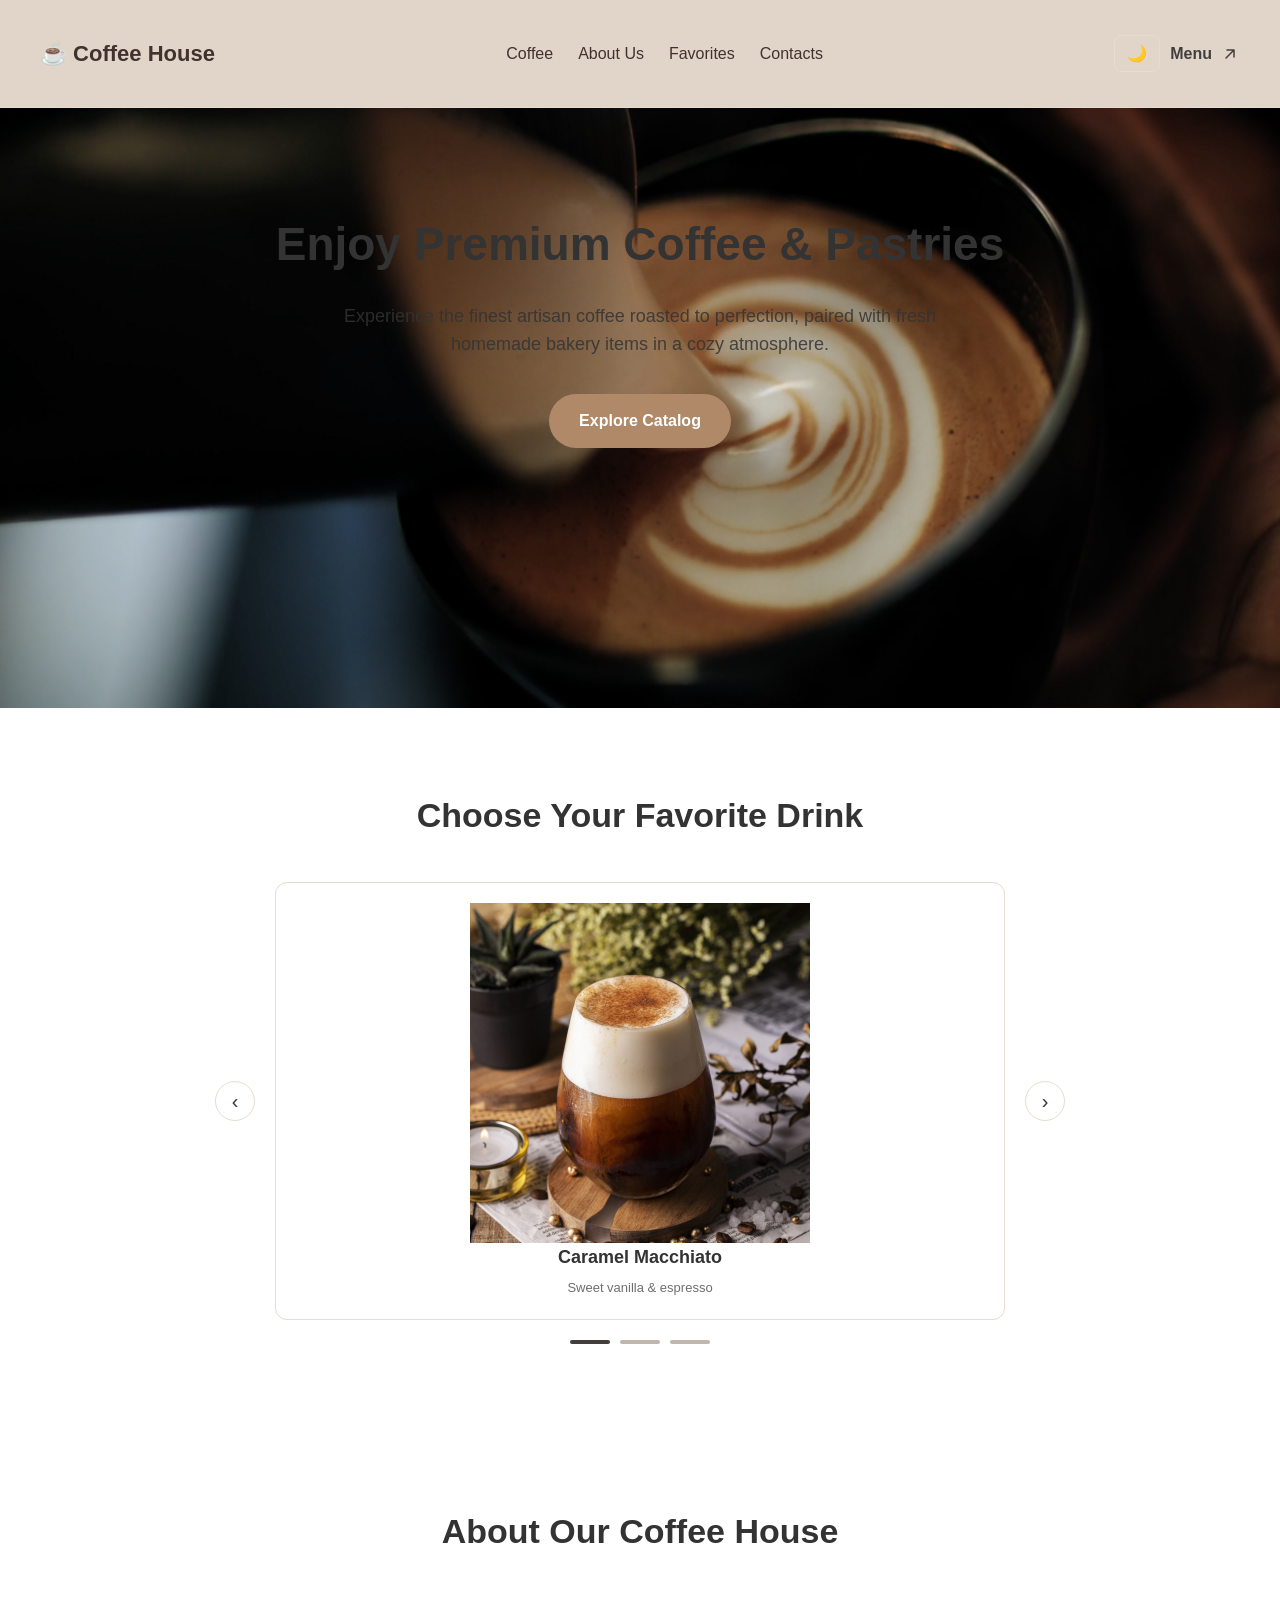
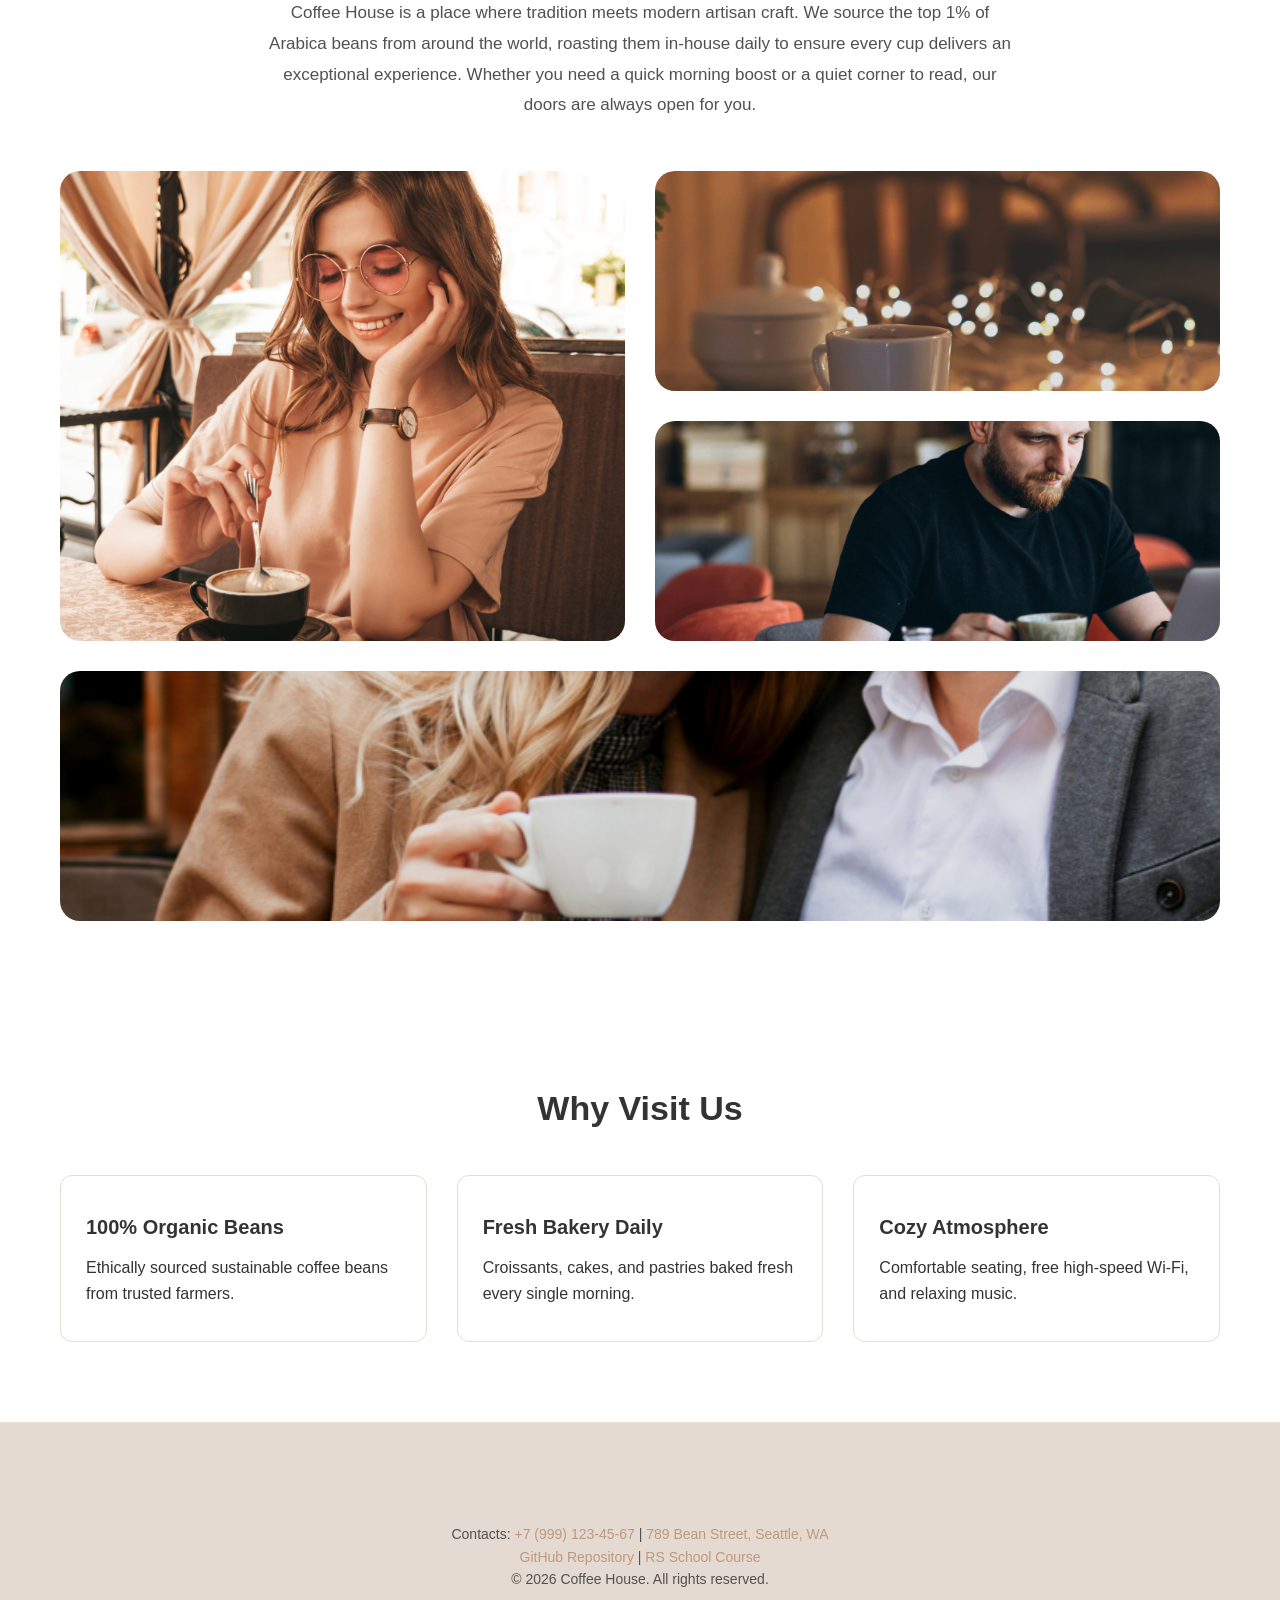
<file: index.html>
<!DOCTYPE html>
<html lang="en">
<head>
    <meta charset="UTF-8">
    <meta name="viewport" content="width=device-width, initial-scale=1.0">
    <link href="./img/icons/hot-coffee-icons.png" rel="icon" type="image/svg">
    <title>Coffee House — Artisan Coffee & Cozy Atmosphere</title>
    <link rel="icon" href="favicon.ico">
    <link rel="stylesheet" href="./css/style.css">
</head>
<body>
<!-- Header -->
  <header class="header">
    <div class="container header__container">
        <a href="index.html" class="logo">☕ Coffee House</a>

        <!-- Navigation -->
        <nav class="nav" id="navMenu">
            <ul class="nav-list">
                <li class="nav-item"><a href="index.html#favorites" class="nav-link">Coffee</a></li>
                <li class="nav-item"><a href="index.html#about" class="nav-link active">About Us</a></li>
                <li class="nav-item"><a href="index.html#visitus" class="nav-link">Favorites</a></li>
                <li class="nav-item"><a href="#contacts" class="nav-link">Contacts</a></li>
            </ul>
        </nav>   

        <!-- Right Controls -->
        <div class="header-controls">
            <!-- Theme Button -->
            <button id="theme-btn" class="theme-btn" aria-label="Toggle theme">🌙</button>

            <!-- Burger Button -->
            <button id="burger-btn" class="burger-btn" aria-label="Open menu">
                <span class="burger-btn__line"></span>
                <span class="burger-btn__line"></span>
            </button>
             <!-- Ссылка Menu -->
            <a href="catalog.html" class="nav-menu-link desktop-only-link">
                <span>Menu</span>
                <svg width="20" height="20" viewBox="0 0 20 20" fill="none" xmlns="http://www.w3.org/2000/svg">
                    <path d="M6 14L14 6M14 6H7M14 6V13" stroke="currentColor" stroke-width="1.5" stroke-linecap="round" stroke-linejoin="round"/>
                </svg>
            </a>
        </div>
    </div>
</header>

    <!-- Main Content -->
    <main>
        <!-- 1. Hero Section -->
        <section class="hero">
            <div class="container">
                <h1>Enjoy Premium Coffee & Pastries</h1>
                <p>Experience the finest artisan coffee roasted to perfection, paired with fresh homemade bakery items in a cozy atmosphere.</p>
                <a href="catalog.html" class="btn">Explore Catalog</a>
            </div>
        </section>

        <!-- 2. Slider Section -->
    
      <section id="favorites" class="slider-section">
        <div class="container">
            <h2>Choose Your Favorite Drink</h2>
        
            <div class="slider-container">
                <button id="prev-btn" class="slider-btn" aria-label="Previous slide">‹</button>
            
                <div class="slider-wrapper">
                <div class="slide active">
                    <img src="./img/coffee-1.jpg" alt="Caramel Macchiato">
                    <h3>Caramel Macchiato</h3>
                    <p>Sweet vanilla & espresso</p>
                </div>
                <div class="slide">
                    <img src="./img/coffee-2.jpg" alt="Classic Cappuccino">
                    <h3>Classic Cappuccino</h3>
                    <p>Rich foam & bold flavor</p>
                </div>
                <div class="slide">
                    <img src="./img/coffee-3.jpg" alt="Iced Cold Brew">
                    <h3>Iced Cold Brew</h3>
                    <p>Refreshing smooth coffee</p>
                </div>
            </div>
                <button id="next-btn" class="slider-btn" aria-label="Previous slide">›</button> 
            </div>
            <div class="slider-controls">
                <div id="slider-pagination" class="slider-pagination">
                    <span class="dot active"></span>
                    <span class="dot"></span>
                    <span class="dot"></span>
                </div>
            </div>
            </div>
        </div>
    </section>

       <!-- 3. About Section -->
        <section id="about" class="about">
            <div class="container">
                <h2>About Our Coffee House</h2>
                <p>Coffee House is a place where tradition meets modern artisan craft. We source the top 1% of Arabica beans from around the world, roasting them in-house daily to ensure every cup delivers an exceptional experience. Whether you need a quick morning boost or a quiet corner to read, our doors are always open for you.</p>
                
                <!-- Four foto -->
                <div class="about-grid">
                    <div class="about-img about-img--1">
                        <img src="./img/about/about-1.jpg" alt="Coffee preparation">
                    </div>
                    <div class="about-img about-img--2">
                        <img src="./img/about/about-2.jpg" alt="Cozy interior">
                    </div>
                    <div class="about-img about-img--3">
                        <img src="./img/about/about-3.jpg" alt="Fresh pastries">
                    </div>
                    <div class="about-img about-img--4">
                        <img src="./img/about/about-4.jpg" alt="Barista at work">
                    </div>
                </div>
            </div>
        </section>

        <!-- 4. Features Section -->
        <section class="features">
            <div class="container" id="visitus">
                <h2>Why Visit Us</h2>
                <div class="features-grid">
                    <article class="feature-card">
                        <h3>100% Organic Beans</h3>
                        <p>Ethically sourced sustainable coffee beans from trusted farmers.</p>
                    </article>
                    <article class="feature-card">
                        <h3>Fresh Bakery Daily</h3>
                        <p>Croissants, cakes, and pastries baked fresh every single morning.</p>
                    </article>
                    <article class="feature-card">
                        <h3>Cozy Atmosphere</h3>
                        <p>Comfortable seating, free high-speed Wi-Fi, and relaxing music.</p>
                    </article>
                </div>
            </div>
        </section>
    </main>

    <!-- Footer -->
    <footer id="contacts" class="footer">
        <div class="container">
            <p>Contacts: <a href="tel:+79991234567">+7 (999) 123-45-67</a> | 
            <a href="https://maps.google.com/?q=789+Bean+Street+Seattle+WA" target="_blank" rel="noopener noreferrer">
            789 Bean Street, Seattle, WA</a></p>
            <p><a href="https://github.com" target="_blank">GitHub Repository</a> | <a href="https://rs.school/courses/javascript" target="_blank">RS School Course</a></p>
            <p>&copy; 2026 Coffee House. All rights reserved.</p>
        </div>
    </footer>

    <script src="script.js"></script>
    <script src="products.json"></script>
</body>
</html>
</file>
<file: css/style.css>
:root {
    --bg-color: #FDFBF7;
    --text-color: #40322E;
    --card-bg: #FFFFFF;
    --accent-color: #B08968;
    --accent-hover: #9c7554;
    --border-color: #E6DCD0;
    --header-bg: #FFFFFF;
}

body.dark-theme {
    --bg-color: #1A1614;
    --text-color: #F5EBE6;
    --card-bg: #26211E;
    --accent-color: #D4A373;
    --accent-hover: #CCD5AE;
    --border-color: #3D332E;
    --header-bg: #26211E;
}

html {
    scroll-behavior: smooth;
}

* {
    margin: 0;
    padding: 0;
    box-sizing: border-box;
}

body {
    font-family: -apple-system, BlinkMacSystemFont, 'Segoe UI', Roboto, sans-serif;
    background-color: #d4cec0; 
    color: var(--text-color);
    line-height: 1.6;
    transition: background-color 0.3s ease, color 0.3s ease;
}

.container {
    max-width: 1200px;
    margin: 0 auto;
    padding: 0 20px;
}

/* Базовые стили для адаптивности всех картинок */
img {
    max-width: 100%;
    height: auto;
    display: block;
}

/* Slider Styles */

* {box-sizing:border-box}


.slider-container {
    display: flex;
    align-items: center;
    justify-content: center;
    gap: 20px;
    max-width: 500px;
    margin: 0 auto;
}

.slider-wrapper{
    width: 100%;
    
}

.slide {
    display: none;
    flex-direction: column;
    align-items: center;
    text-align: center;
}

.slide.active {
    display: flex;
    
}
.slide-img{
    width: 100%;
    max-width: 480px;
    height: 480px;
    object-fit: cover;
    border-radius: 40px;
    margin-bottom: 20px;
}

.slider-btn {
    background: transparent;
    border: 1px solid #403F3D;
    border-radius: 50%;
    width: 40px;
    height: 40px;
    font-size: 24px;
    cursor: pointer;
    display: flex;
    align-items: center;
    justify-content: center;
    flex-shrink: 0;
    transition: background-color 0.3s ease;
}

.slider-btn:hover {
    background-color: rgba(0, 0, 0, 0.1);
}

.slider-controls {
    display: flex;
    justify-content: center;
    margin-top: 20px;
}

.slider-pagination {
    display: flex;
    gap: 10px;
}

.dot {
    width: 40px;
    height: 4px;
    background-color: #C1B6AD;
    border-radius: 2px;
    transition: background-color 0.3s ease;
}

.dot.active {
    background-color: #403F3D;
}

.slide-img img,
.card img {
    transition: transform 0.5s ease, opacity 0.5s ease;
    border-radius: 16px; 
}

.slide-img:hover img,
.card:hover img {
    transform: scale(1.05); 
}
.btn,
.cat-btn {
    border-radius: 30px; 
}

.slide.active {
    display: flex;
    animation: fadeIn 0.5s ease-in-out;
}

@keyframes fadeIn {
    from {
        opacity: 0;
    }
    to {
        opacity: 1;
    }
}
/* Slider end */

.load-more-btn {
  display: block;
  margin: 40px auto 0;
  padding: 10px 10px;
  cursor: pointer;
  border-radius: 10%;
  border: none;
  background-color: #5f5958;
  color: #CCD5AE;
}

/* Шапка */
body.no-scroll {
    overflow: hidden;
}

.header {
    border-bottom: 1px solid var(--border-color);
    position: sticky;
    top: 0;
    z-index: 100;
    padding: 15px 0;
    transition: background-color 0.3s ease;
    position: relative;
    background-color: #E1D4C9;
    z-index: 1000;
}

/* --- Header & Navigation (Desktop 769px+) --- */
.header {
    position: relative;
    z-index: 1000;
}

body.dark-theme .header {
    background-color: #221F1D;
}

.header__container {
    display: flex;
    justify-content: space-between;
    align-items: center;
    padding: 20px 0;
}

.nav-list {
    display: flex;
    gap: 40px;
    list-style: none;
    margin: 0;
    padding: 0;
}

.nav-link {
    font-weight: 600;
    font-size: 16px;
    color: #403F3D;
    text-decoration: none;
    transition: color 0.3s ease;
}

body.dark-theme .nav-link {
    color: #E1D4C9;
}

.header-controls {
    display: flex;
    align-items: center;
    gap: 16px;
}

/* Ссылка Menu */
.nav-menu-link {
    display: flex;
    align-items: center;
    gap: 8px;
    font-weight: 600;
    font-size: 16px;
    color: #403F3D;
    text-decoration: none;
}

body.dark-theme .nav-menu-link {
    color: #E1D4C9;
}

/* Скрываем мобильную ссылку Menu на десктопе */
.mobile-only-link {
    display: none;
}

/* Кнопка бургера скрыта на десктопе */
.burger-btn {
    display: none;
    flex-direction: column;
    justify-content: center;
    align-items: center;
    gap: 8px;
    width: 40px;
    height: 40px;
    border-radius: 50%;
    border: 1px solid #C1B6AD;
    background: transparent;
    cursor: pointer;
    padding: 0;
    transition: all 0.3s ease;
}

.burger-btn__line {
    width: 16px;
    height: 2px;
    background-color: #403F3D;
    border-radius: 2px;
    transition: transform 0.3s ease;
}

body.dark-theme .burger-btn__line {
    background-color: #E1D4C9;
}

/* --- Mobile Adaptation (<= 768px) --- */
@media (max-width: 768px) {
    /* Скрываем десктопную ссылку Menu */
    .desktop-only-link {
        display: none;
    }

    /* Показываем кнопку бургера */
    .burger-btn {
        display: flex;
    }

    /* Выезжающее меню строго ПОД HEADER */
    .nav {
        position: fixed;
        top: 90px; /* Высота шапки */
        right: -100%;
        width: 100%;
        height: calc(100vh - 90px); /* Занимает строго пространство ПОД header */
        background-color: #E1D4C9;
        display: flex;
        flex-direction: column;
        align-items: center;
        justify-content: flex-start;
        padding-top: 60px;
        gap: 60px;
        transition: right 0.3s ease;
        z-index: 999;
    }

    body.dark-theme .nav {
        background-color: #221F1D;
    }

    /* Открытие меню */
    .nav.open {
        right: 0;
    }

    .nav-list {
        flex-direction: column;
        align-items: center;
        gap: 40px;
    }

    .nav-link {
        font-size: 32px;
        line-height: 125%;
    }

    /* Отображаем ссылку Menu внутри открытого мобильного меню */
    .mobile-only-link {
        display: flex;
        font-size: 32px;
        line-height: 125%;
    }

    /* Плавный крестик */
    .burger-btn.open .burger-btn__line:nth-child(1) {
        transform: translateY(5px) rotate(45deg);
    }

    .burger-btn.open .burger-btn__line:nth-child(2) {
        transform: translateY(-5px) rotate(-45deg);
    }
}






.header .container {
    display: flex;
    justify-content: space-between;
    align-items: center;
}

.logo {
    font-size: 22px;
    font-weight: bold;
    text-decoration: none;
    color: var(--text-color);
}

.nav-list {
    display: flex;
    list-style: none;
    gap: 25px;
}

.nav-list a {
    text-decoration: none;
    color: var(--text-color);
    font-weight: 500;
    transition: color 0.2s ease;
}

.nav-list a:hover {
    color: var(--accent-color);
}

.header-controls {
    display: flex;
    gap: 10px;
    align-items: center;
}

#theme-btn, .burger-btn {
    background: none;
    border: 1px solid var(--border-color);
    border-radius: 8px;
    padding: 8px 12px;
    cursor: pointer;
    font-size: 16px;
    color: var(--text-color);
}

.burger-btn {
    display: none;
    flex-direction: column;
    justify-content: center;
    align-items: center;
    gap: 8px;
    width: 40px;
    height: 40px;
    border-radius: 50%;
    border: 1px solid #C1B6AD;
    background: transparent;
    cursor: pointer;
    z-index: 1001;
    padding: 0;
    transition: border-color 0.3s ease, background-color 0.3s ease;
}
.burger-btn__line {
    width: 16px;
    height: 2px;
    background-color: #403F3D;
    border-radius: 2px;
    transition: transform 0.3s ease, opacity 0.3s ease;
}

body.dark-theme .burger-btn__line {
    background-color: #E1D4C9;
}

/* Светлая тема по умолчанию */
body {
    background-color: #ffffff;
    color: #333333;
    transition: background-color 0.3s, color 0.3s;
}

/* Темная тема (когда JS добавляет класс) */
body.dark-theme {
    background-color: #1a1a1a;
    color: #f0f0f0;
}

/* Переключение темной темы */
body.dark-theme .feature-card,
body.dark-theme .slide,
body.dark-theme .header {
    background-color: #2a2a2a;
    color: #f0f0f0;
}

body.dark-theme .feature-card,
body.dark-theme .slide,
body.dark-theme .header {
    background-color: #2a2a2a;
    color: #f0f0f0;
}

/* Hero */
.hero {
    padding: 100px 0;
    text-align: center;
    background: url(../img/img-hero.jpg) no-repeat center;
    background-size: cover;
    height: 600px;
}

.hero h1 {
    font-size: 46px;
    margin-bottom: 20px;
}

.hero p {
    font-size: 18px;
    max-width: 650px;
    margin: 0 auto 35px;
    opacity: 0.85;
}

.btn {
    display: inline-block;
    background-color: var(--accent-color);
    color: #FFFFFF;
    padding: 14px 30px;
    border-radius: 30px;
    text-decoration: none;
    font-weight: 600;
    border: none;
    cursor: pointer;
    transition: background-color 0.2s ease, transform 0.2s ease;
}

.btn:hover {
    background-color: var(--accent-hover);
    transform: translateY(-2px);
}

/* Секции */
.features, .about, .catalog, .slider-section {
    padding: 80px 0;
}

.features h2, .catalog h1, .about h2, .slider-section h2 {
    text-align: center;
    margin-bottom: 40px;
    font-size: 34px;
}

/* Преимущества */
.features-grid {
    display: grid;
    grid-template-columns: repeat(auto-fit, minmax(300px, 1fr));
    gap: 30px;
}

.feature-card {
    background-color: var(--card-bg);
    border: 1px solid var(--border-color);
    padding: 35px 25px;
    border-radius: 12px;
}

.feature-card h3 {
    margin-bottom: 12px;
    font-size: 20px;
}

/* Слайдер */
.slider-container {
    display: flex;
    align-items: center;
    gap: 20px;
    max-width: 850px;
    margin: 0 auto;
}

.slider-track {
    display: flex;
    gap: 20px;
    overflow-x: auto;
    scroll-snap-type: x mandatory;
    width: 100%;
    scrollbar-width: none;
}

.slide {
    min-width: calc(33.333% - 14px);
    scroll-snap-align: start;
    background-color: var(--card-bg);
    border: 1px solid var(--border-color);
    padding: 20px;
    text-align: center;
    border-radius: 12px;
}

.slide-img {
    height: 140px;
    border-radius: 8px;
    overflow: hidden;
    margin-bottom: 12px;
}

.slide-img img {
    width: 100%;
    height: 100%;
    object-fit: cover;
    display: block;
}

.slide h3 {
    font-size: 18px;
    margin-bottom: 6px;
}

.slide p {
    font-size: 13px;
    opacity: 0.7;
}

.slider-btn {
    background: none;
    border: 1px solid var(--border-color);
    border-radius: 50%;
    width: 40px;
    height: 40px;
    font-size: 20px;
    cursor: pointer;
    color: var(--text-color);
    display: flex;
    align-items: center;
    justify-content: center;
    flex-shrink: 0;
}

.slider-btn:hover {
    background-color: var(--accent-color);
    color: #FFFFFF;
}
/* About start*/

.about-grid {
    display: grid;
    grid-template-columns: repeat(2, 1fr);
    gap: 30px; 
    margin-top: 50px; 
}

/* Контейнер каждой картинки */
.about-img {
    border-radius: 20px; 
    overflow: hidden; 
}

/* Сама картинка */
.about-img img {
    width: 100%;
    height: 100%;
    object-fit: cover; 
    transition: transform 0.5s ease; 
}

/* Плавное увеличение при наведении */
.about-img:hover img {
    transform: scale(1.05);
}

.about-img--1 {
    grid-column: 1 / 2;
    grid-row: 1 / 3;
    height: 470px; 
}
.about-img--2 {
    grid-column: 2 / 3;
    grid-row: 1 / 2;
    height: 220px;
}
.about-img--3 {
    grid-column: 2 / 3;
    grid-row: 2 / 3;
    height: 220px;
}
.about-img--4 {
    grid-column: 1 / 3; 
    height: 250px;
}

/* About end */

.about p {
    max-width: 750px;
    margin: 0 auto;
    text-align: center;
    font-size: 17px;
    opacity: 0.85;
    line-height: 1.8;
}


/* Каталог */
.categories {
    display: flex;
    justify-content: center;
    gap: 15px;
    margin-bottom: 40px;
    flex-wrap: wrap;
}

.cat-btn {
    background: none;
    border: 1px solid var(--border-color);
    padding: 10px 22px;
    border-radius: 20px;
    cursor: pointer;
    color: var(--text-color);
    font-weight: 500;
    transition: all 0.2s ease;
}

.cat-btn.active, .cat-btn:hover {
    background-color: var(--accent-color);
    color: #FFFFFF;
    border-color: var(--accent-color);
}

.cards-grid {
    display: grid;
    grid-template-columns: repeat(auto-fit, minmax(250px, 1fr));
    gap: 25px;
}

.card {
    background-color: var(--card-bg);
    border: 1px solid var(--border-color);
    border-radius: 12px;
    padding: 20px;
    display: flex;
    flex-direction: column;
    gap: 10px;
}

.card-img {
    height: 160px;
    border-radius: 8px;
    overflow: hidden;
    background-color: var(--border-color);
}

.card-img img {
    width: 100%;
    height: 100%;
    object-fit: cover;
    display: block;
}

.card h3 {
    font-size: 18px;
}

.card p {
    font-size: 13px;
    opacity: 0.75;
}

.card span {
    font-weight: bold;
    font-size: 18px;
    color: var(--accent-color);
    margin-top: auto;
}

/* Футер */
.footer {
    border-top: 1px solid var(--border-color);
    padding: 35px 0;
    text-align: center;
    font-size: 14px;
    opacity: 0.85;
    display: flex;
    flex-direction: column;
    gap: 8px;
}

.footer a {
    color: var(--accent-color);
    text-decoration: none;
}
/* Modal Window */
.modal {
    position: fixed;
    top: 0;
    left: 0;
    width: 100%;
    height: 100%;
    display: flex;
    align-items: center;
    justify-content: center;
    z-index: 1000;
    opacity: 0;
    visibility: hidden;
    transition: opacity 0.3s ease, visibility 0.3s ease;
}

.modal.active {
    opacity: 1;
    visibility: visible;
}

.modal__overlay {
    position: absolute;
    top: 0;
    left: 0;
    width: 100%;
    height: 100%;
    background-color: rgba(64, 63, 61, 0.8);
}

.modal__content {
    position: relative;
    background-color: #E1D4C9;
    padding: 16px;
    border-radius: 40px;
    max-width: 800px;
    width: 90%;
    display: flex;
    gap: 20px;
    z-index: 1001;
}

body.dark-theme .modal__content {
    background-color: #221F1D;
    color: #C1B6AD;
}

.modal__close {
    position: absolute;
    top: 16px;
    right: 16px;
    width: 40px;
    height: 40px;
    border-radius: 50%;
    border: 1px solid #C1B6AD;
    background: transparent;
    color: #403F3D;
    display: flex;
    align-items: center;
    justify-content: center;
    cursor: pointer;
    transition: all 0.3s ease;
}

.modal__close:hover {
    background-color: #403F3D;
    color: #E1D4C9;
}

.modal__image-wrapper {
    width: 310px;
    height: 310px;
    border-radius: 40px;
    overflow: hidden;
    flex-shrink: 0;
}

.modal__img {
    width: 100%;
    height: 100%;
    object-fit: cover;
}

.modal__details {
    display: flex;
    flex-direction: column;
    gap: 16px;
    flex-grow: 1;
}

.modal__options {
    display: flex;
    gap: 8px;
    flex-wrap: wrap;
}

.modal__option-btn {
    padding: 8px 16px;
    border: 1px solid #C1B6AD;
    border-radius: 100px;
    background: transparent;
    cursor: pointer;
    transition: all 0.3s ease;
}

.modal__option-btn.active {
    background-color: #403F3D;
    color: #E1D4C9;
    border-color: #403F3D;
}

body.no-scroll {
    overflow: hidden;
}

@media (max-width: 768px) {
    .modal__image-wrapper {
        display: none;
    }
}

/* Адаптив */
@media (max-width: 768px) {
    .nav {
        position: fixed;
        top: 0;
        right: -100%;
        width: 100%;
        height: 100vh;
        background-color: #E1D4C9;
        display: flex;
        flex-direction: column;
        align-items: center;
        justify-content: center;
        transition: right 0.3s ease;
        z-index: 1000;
    }
    body.dark-theme .nav {
        background-color: #221F1D;
    }
    .burger-btn {
        display: flex;
    }
    .nav.open {
        right: 0;
    }
    .burger-btn.open .burger-btn__line:nth-child(1) {
        transform: translateY(5px) rotate(45deg);
    }

    .burger-btn.open .burger-btn__line:nth-child(2) {
        transform: translateY(-5px) rotate(-45deg);
    }
    .hero h1 {
        font-size: 34px;
    }
    .slide {
        min-width: 100%;
    }
    .about-grid {
        grid-template-columns: 1fr; 
        grid-auto-rows: auto;
    }
    .about-img--1, 
    .about-img--2, 
    .about-img--3, 
    .about-img--4 {
        grid-column: auto;
        grid-row: auto;
        height: 240px; 
    }

}

@media (max-width: 480px) {
    .about-grid {
        grid-template-columns: 1fr; 
    }
}

@media (max-width: 768px) {
    
    /* 1. Кнопка бургер-меню */
    .burger-btn {
        display: flex;
        flex-direction: column;
        justify-content: space-between;
        width: 30px;
        height: 20px;
        background: transparent;
        border: none;
        cursor: pointer;
        padding: 0;
        position: relative;
        z-index: 1001; 
    }

    /* Линии внутри кнопки */
    .burger-btn__line {
        width: 100%;
        height: 2px;
        background-color: var(--text-color, #403F3D); 
        border-radius: 2px;
        transition: transform 0.3s ease, opacity 0.3s ease;
    }

   
    .burger-btn.open .burger-btn__line:nth-child(1) {
        transform: translateY(9px) rotate(45deg);
    }

    .burger-btn.open .burger-btn__line:nth-child(2) {
        transform: translateY(-9px) rotate(-45deg);
    }

    .nav {
        position: fixed;
        top: 80px; 
        right: -100%; 
        width: 100%;
        height: calc(100vh - 80px); 
        background-color: var(--bg-color, #E1D4C9); 
        display: flex;
        flex-direction: column;
        align-items: center;
        padding-top: 60px;
        gap: 30px;
        transition: right 0.3s ease-in-out; 
        z-index: 1000;
    }

  
    .nav.open {
        right: 0; 
    }

    .nav-list {
        display: flex;
        flex-direction: column;
        align-items: center;
        gap: 30px;
        list-style: none;
        padding: 0;
        margin: 0;
    }

    .nav-link {
        font-size: 20px;
        font-weight: 600;
        text-decoration: none;
        color: var(--text-color, #403F3D);
    }
}

@media (min-width: 769px) {
   
    .burger-btn {
        display: none;
    }
}
/* --- (1440px) --- */

.products__grid {
    display: grid;
    grid-template-columns: repeat(4, 1fr); 
    gap: 40px;
}

.product-card {
    background-color: var(--card-bg);
    border: 1px solid var(--border-color);
    border-radius: 40px;
    overflow: hidden;
    transition: transform 0.3s ease, border-color 0.3s ease;
}

/* --- (768px) --- */
@media (max-width: 768px) {
    .container {
        padding: 0 16px; 
    }

    .products__grid {
        grid-template-columns: repeat(2, 1fr); 
        gap: 20px;
    }
}

/* --- Mobile (380px) --- */

@media (max-width: 380px) {
    .container {
        padding: 0 9px;
    }

    .products__grid {
        grid-template-columns: 1fr; 
        gap: 20px;
    }
}

.footer {
    position: relative;
    z-index: 10; 
    background-color: #E1D4C9;
    padding: 100px 0 40px;
    margin-top: auto; 
}

body.dark-theme .footer {
    background-color: #221F1D;
}


@media (max-width: 768px) {
   
    .nav {
        position: fixed;
        top: 90px;
        right: -100%;
        width: 100%;
        height: calc(100vh - 90px);
        background-color: #E1D4C9;
        transition: right 0.3s ease, visibility 0.3s ease;
        z-index: 999;
        visibility: hidden; 
    }

    .nav.open {
        right: 0;
        visibility: visible;
    }

    .footer {
        padding: 60px 0 40px;
        display: block !important; 
        opacity: 1 !important;
        visibility: visible !important;
    }
}
</file>
